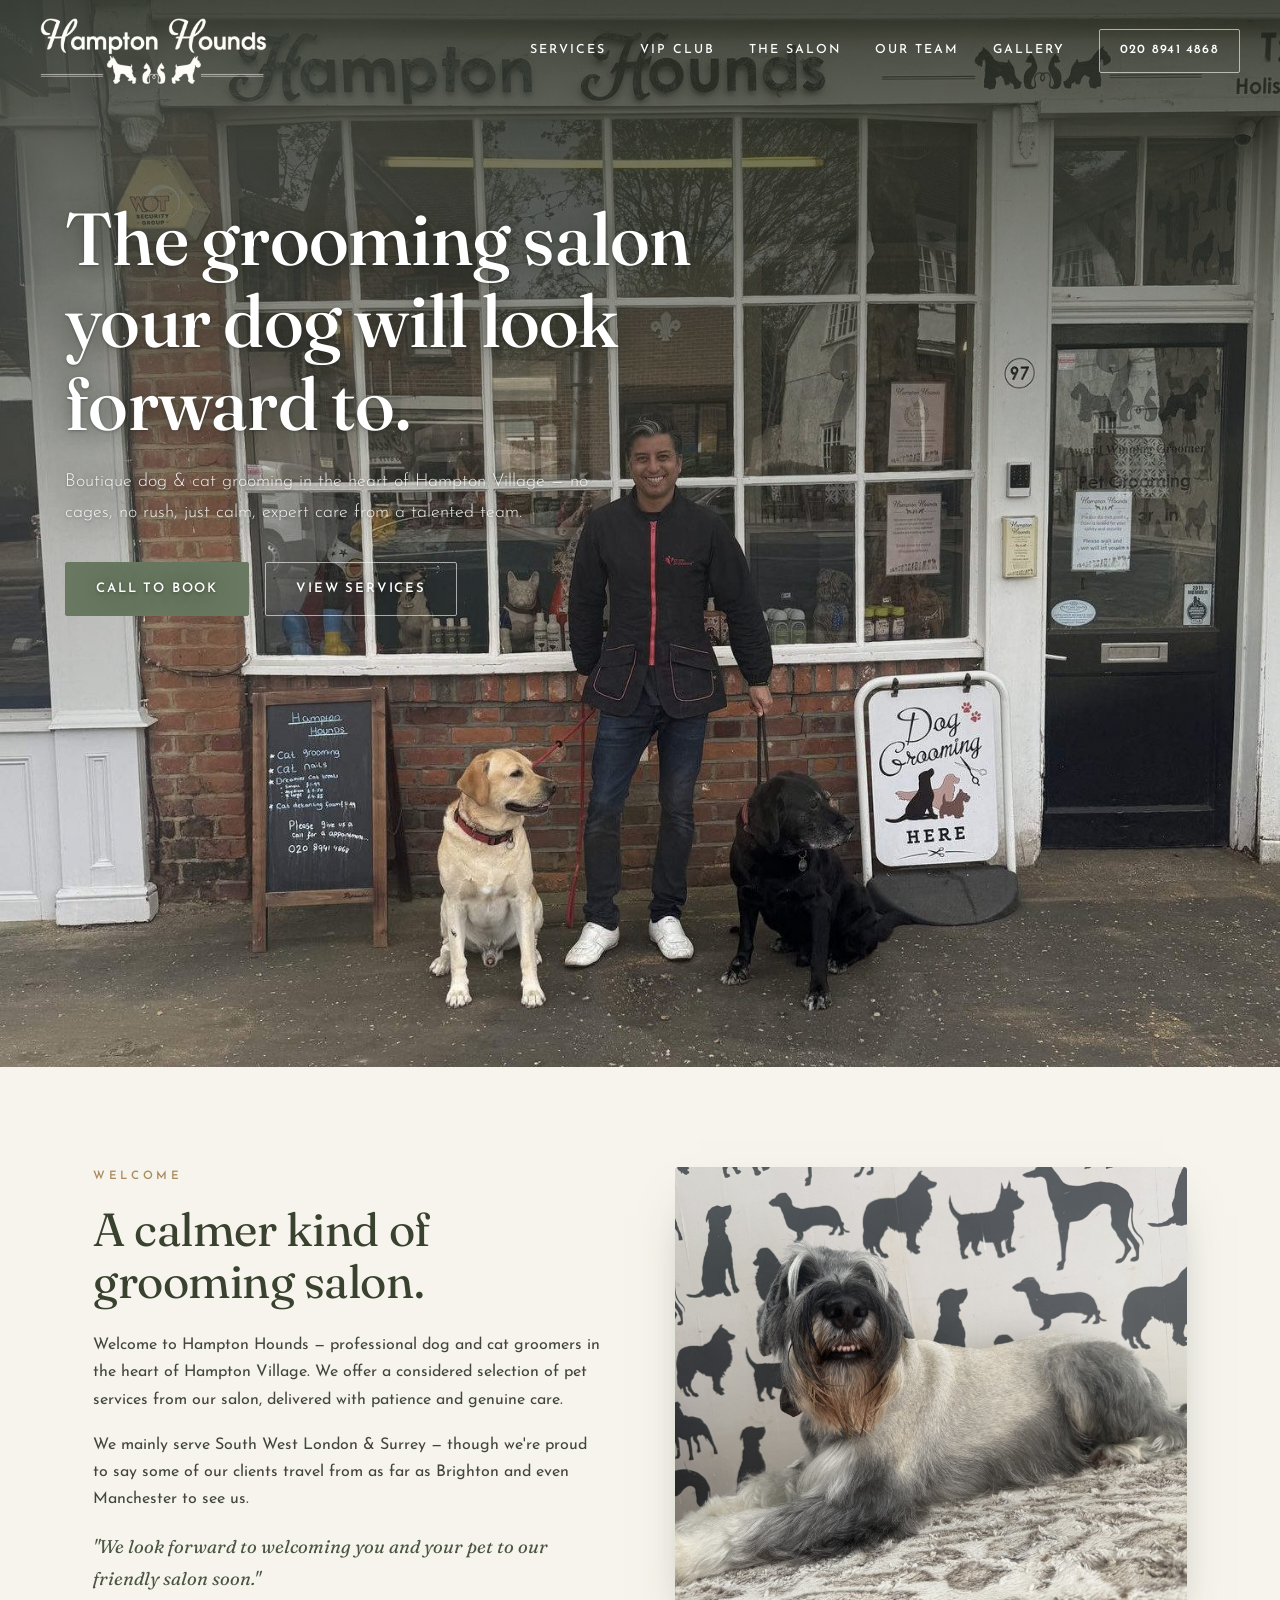
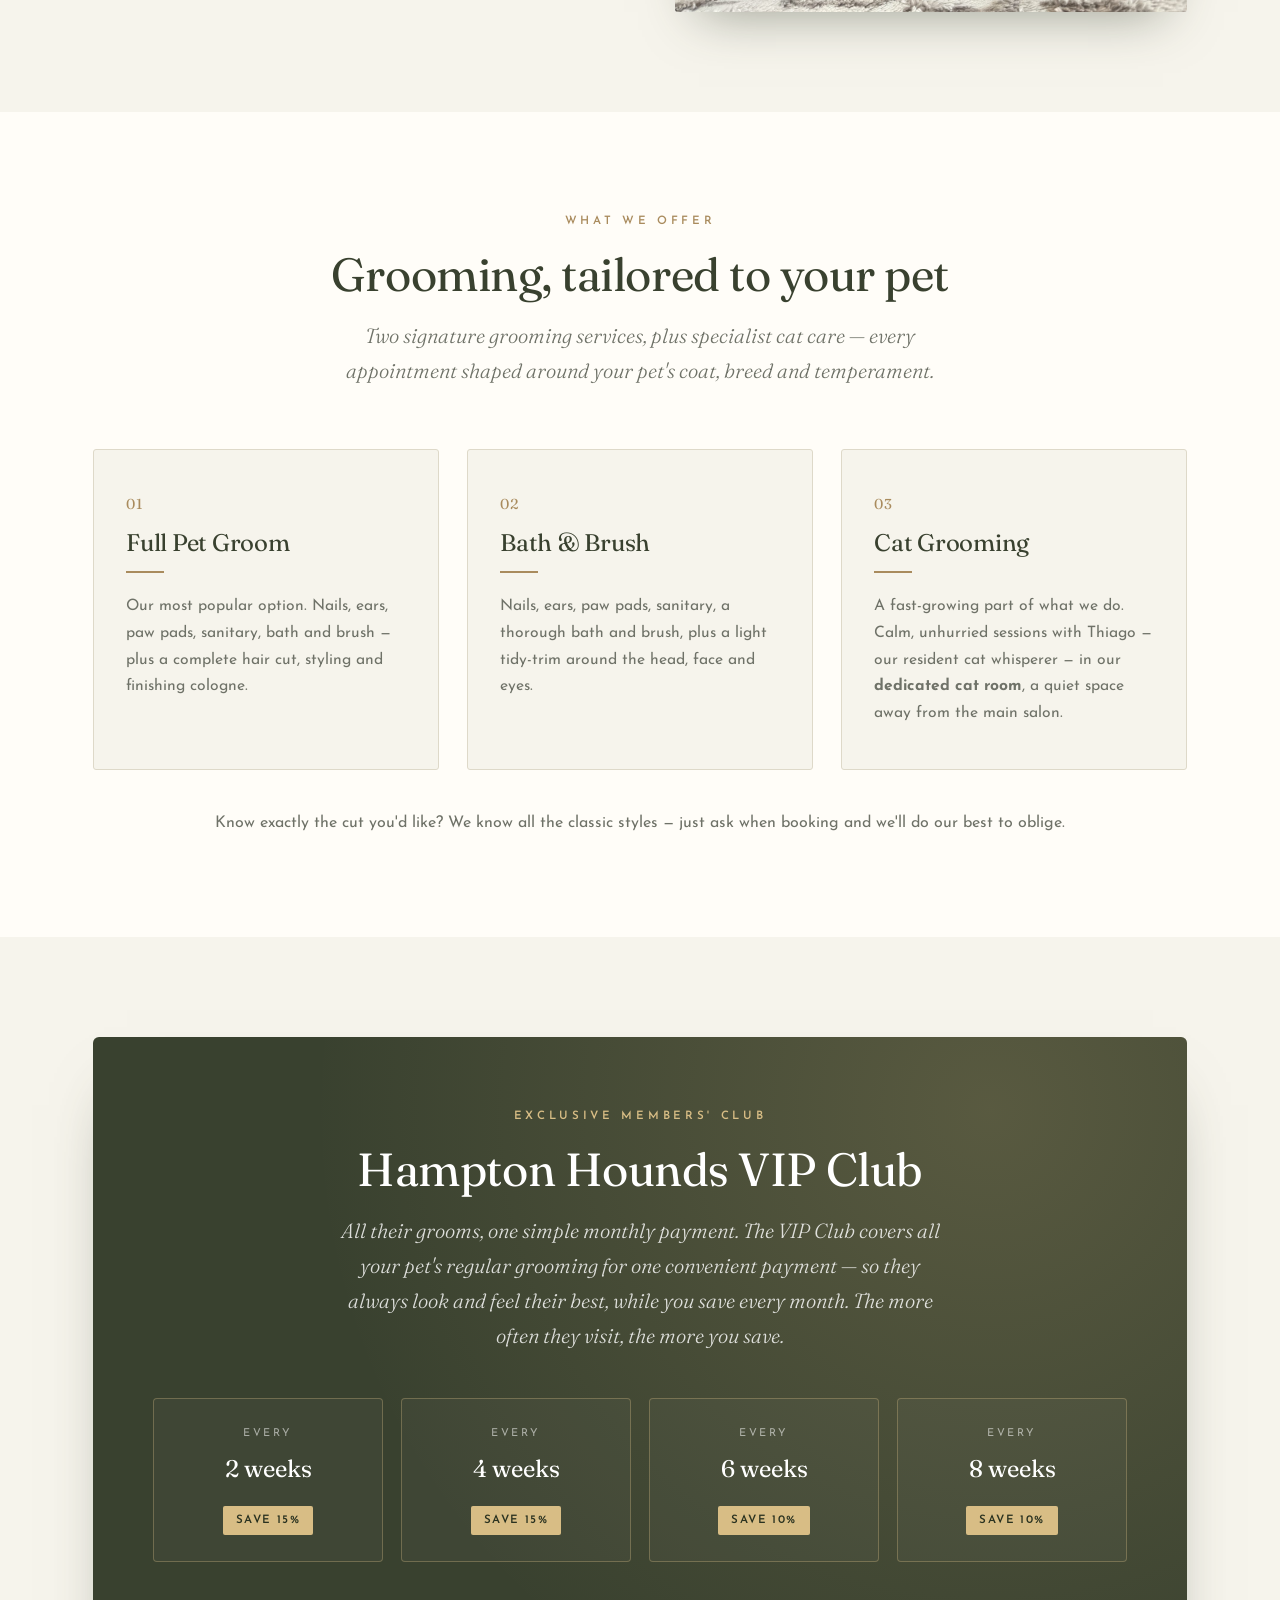
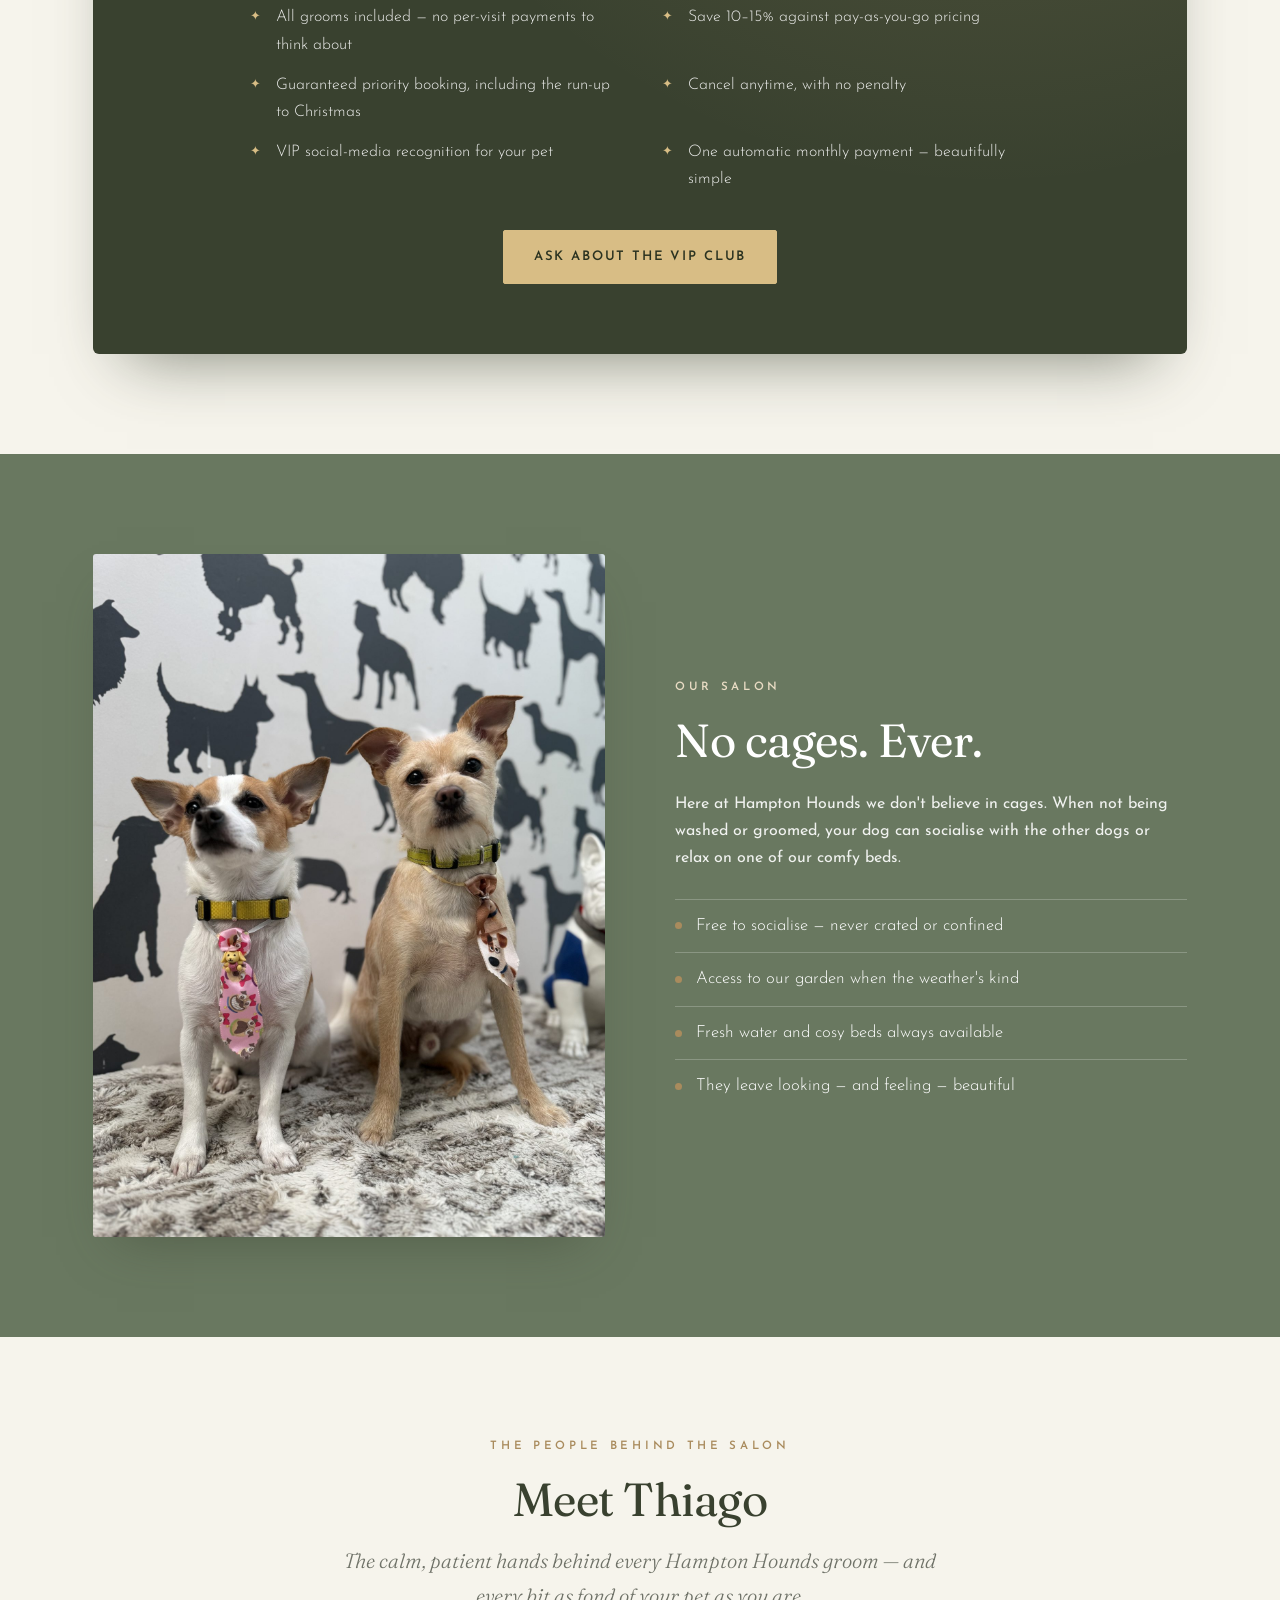
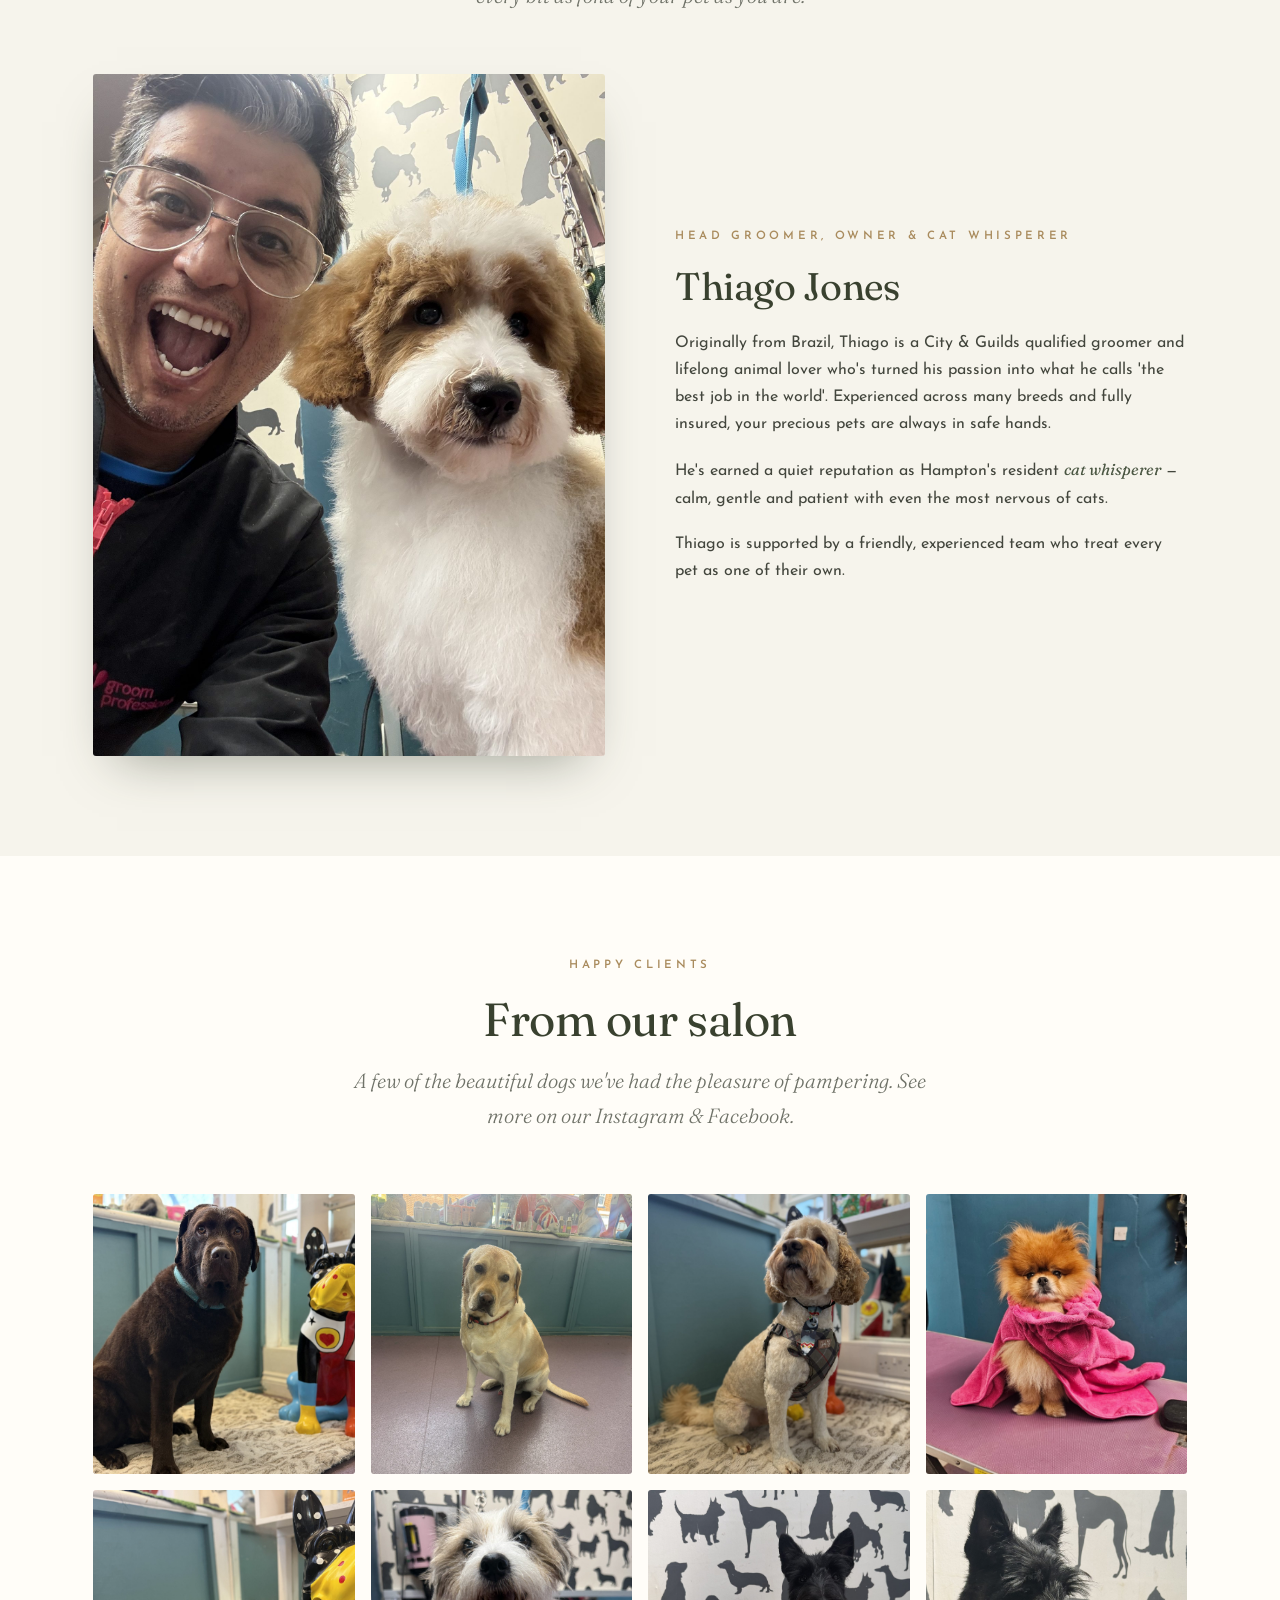
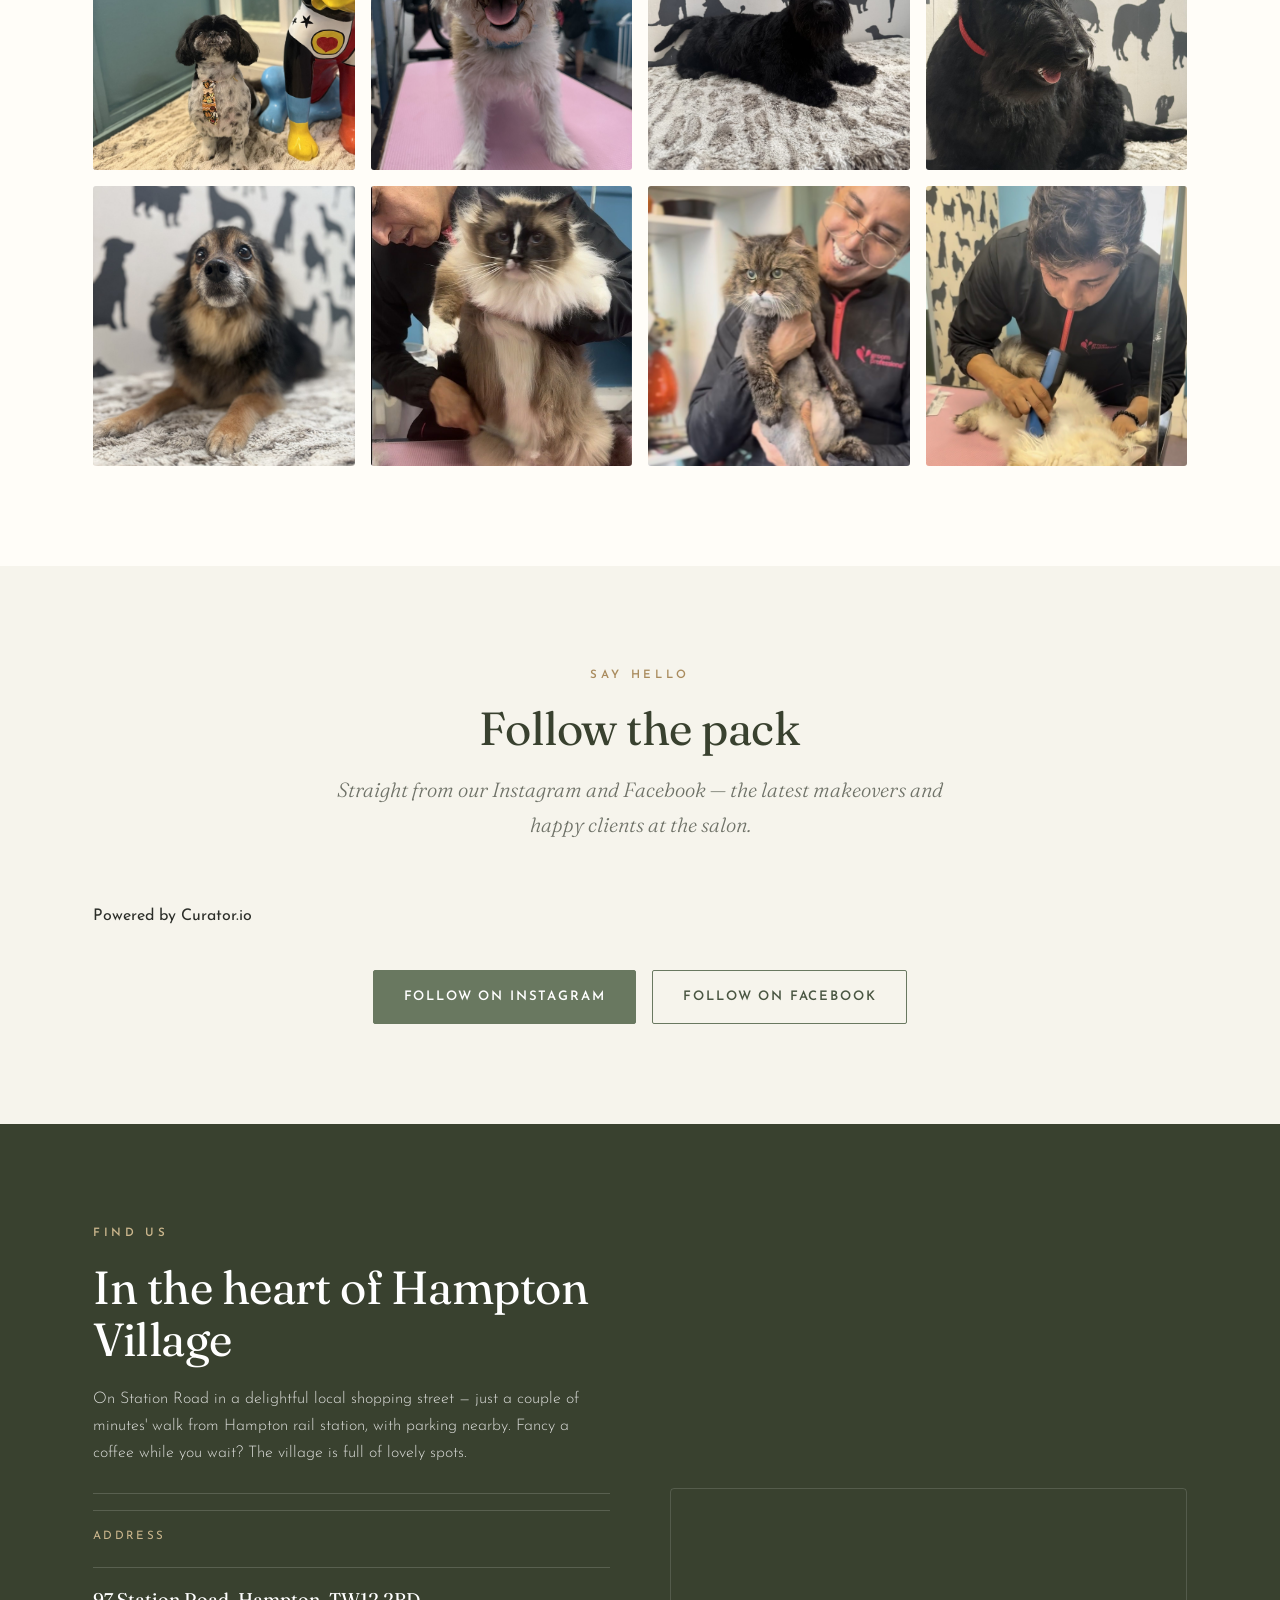
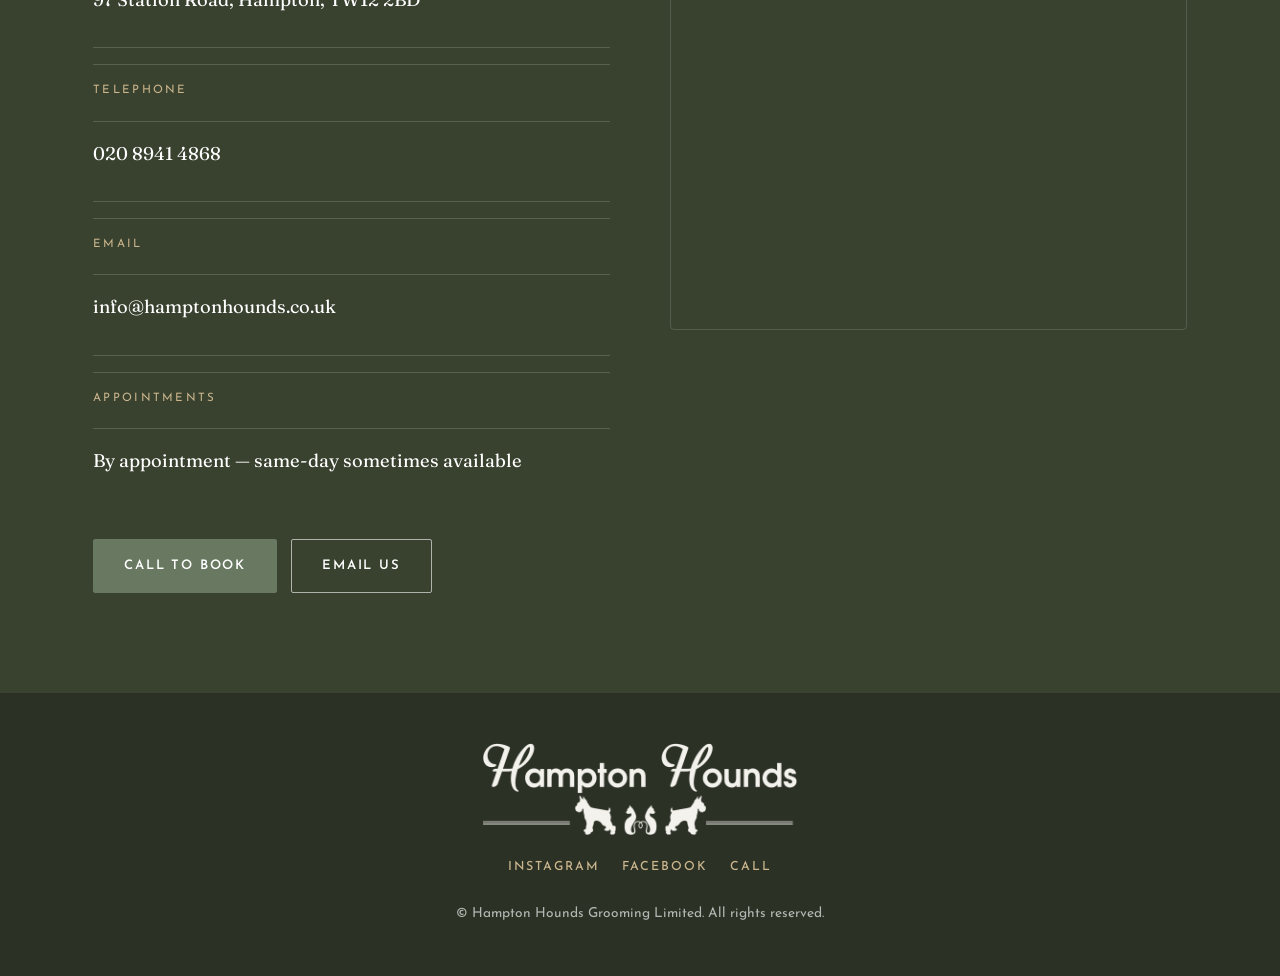
<file: index.html>
<!DOCTYPE html>
<html lang="en">
<head>
<meta charset="UTF-8">
<meta name="viewport" content="width=device-width, initial-scale=1.0">
<title>Hampton Hounds — Boutique Dog & Cat Grooming, Hampton Village</title>
<link rel="preconnect" href="https://fonts.googleapis.com">
<link rel="preconnect" href="https://fonts.gstatic.com" crossorigin>
<link href="https://fonts.googleapis.com/css2?family=Fraunces:ital,opsz,wght@0,9..144,400;0,9..144,500;0,9..144,600;1,9..144,400&family=Josefin+Sans:wght@300;400;500;600&display=swap" rel="stylesheet">
<style>
  :root{
    --sage:#697860;
    --sage-deep:#4a5642;
    --forest:#39412f;
    --cream:#f6f4ec;
    --cream-2:#efece1;
    --paper:#fffdf8;
    --ink:#2c2e29;
    --muted:#6f7268;
    --brass:#a98b5d;
    --gold:#d8bd85;
    --line:#ded9c9;
  }
  *{box-sizing:border-box;margin:0;padding:0}
  html{scroll-behavior:smooth}
  body{
    font-family:'Josefin Sans',system-ui,sans-serif;
    color:var(--ink);
    background:var(--cream);
    line-height:1.7;
    font-weight:400;
    -webkit-font-smoothing:antialiased;
  }
  h1,h2,h3,.serif{font-family:'Fraunces',Georgia,serif;font-weight:400;line-height:1.12;letter-spacing:-.01em}
  img{max-width:100%;display:block}
  a{color:inherit;text-decoration:none}
  .wrap{max-width:1150px;margin:0 auto;padding:0 28px}
  .eyebrow{
    font-size:.72rem;letter-spacing:.32em;text-transform:uppercase;
    color:var(--brass);font-weight:600;margin-bottom:18px;
  }
  .btn{
    display:inline-block;font-family:'Josefin Sans',sans-serif;font-weight:600;
    font-size:.82rem;letter-spacing:.14em;text-transform:uppercase;
    padding:15px 30px;border-radius:2px;transition:.25s;cursor:pointer;
  }
  .btn-primary{background:var(--sage);color:#fff;border:1px solid var(--sage)}
  .btn-primary:hover{background:var(--sage-deep);border-color:var(--sage-deep)}
  .btn-ghost{background:transparent;color:#fff;border:1px solid rgba(255,255,255,.6)}
  .btn-ghost:hover{background:rgba(255,255,255,.12);border-color:#fff}
  .btn-dark{background:transparent;color:var(--sage-deep);border:1px solid var(--sage)}
  .btn-dark:hover{background:var(--sage);color:#fff}
  .btn-gold{background:var(--gold);color:#2a3220;border:1px solid var(--gold)}
  .btn-gold:hover{background:#e8d1a0;border-color:#e8d1a0}

  /* header */
  header{
    position:fixed;top:0;left:0;right:0;z-index:100;
    display:flex;align-items:center;justify-content:space-between;
    padding:18px 40px;transition:.3s;
    background:rgba(246,244,236,.0);
  }
  header.scrolled{background:rgba(246,244,236,.94);box-shadow:0 1px 0 var(--line);backdrop-filter:blur(8px);padding:12px 40px}
  .logo{display:block;line-height:0}
  .logo-img{height:66px;width:auto;display:block;transition:height .3s}
  .logo .logo-black{display:none}
  header.scrolled .logo-img{height:50px}
  header.scrolled .logo .logo-white{display:none}
  header.scrolled .logo .logo-black{display:block}
  @media(max-width:820px){.logo-img{height:48px}header.scrolled .logo-img{height:42px}}
  nav{display:flex;align-items:center;gap:34px}
  nav a.link{font-size:.78rem;letter-spacing:.16em;text-transform:uppercase;color:#fff;font-weight:500;transition:.2s}
  header.scrolled nav a.link{color:var(--ink)}
  nav a.link:hover{color:var(--brass)}
  .call-btn{font-size:.78rem;letter-spacing:.1em;text-transform:uppercase;font-weight:600;
    border:1px solid rgba(255,255,255,.6);color:#fff;padding:10px 20px;border-radius:2px;transition:.25s}
  header.scrolled .call-btn{border-color:var(--sage);color:var(--sage-deep)}
  .call-btn:hover{background:var(--sage);color:#fff;border-color:var(--sage)}
  @media(max-width:820px){
    nav .link{display:none}
    header,header.scrolled{padding:14px 22px;background:rgba(246,244,236,.96);box-shadow:0 1px 0 var(--line);backdrop-filter:blur(8px)}
    .logo .logo-white{display:none}
    .logo .logo-black{display:block}
    .call-btn{border-color:var(--sage);color:var(--sage-deep)}
  }

  /* hero — image scales to full window width, never cropped; forest colour pads below if short */
  .hero{position:relative;background:var(--forest);color:#fff;padding:0}
  .hero-img{display:block;width:100%;height:auto}
  .hero-overlay{
    position:absolute;inset:0;display:flex;align-items:flex-start;
    background:linear-gradient(to bottom,rgba(31,36,25,.82) 0%,rgba(31,36,25,.45) 28%,rgba(31,36,25,.12) 52%,rgba(31,36,25,0) 78%);
  }
  .hero-inner{width:100%;max-width:1206px;margin:0 auto;padding:15vw 28px 64px}
  .hero-text{max-width:760px;text-shadow:0 1px 24px rgba(28,32,22,.55),0 1px 3px rgba(28,32,22,.35)}
  @media(max-width:820px){
    .hero-overlay{position:static;background:linear-gradient(to bottom,rgba(31,36,25,.35),rgba(31,36,25,.92))}
    .hero-inner{padding:26px 22px 46px}
  }
  .hero h1{font-size:clamp(2.6rem,6vw,4.6rem);margin:6px 0 22px;font-weight:500}
  .hero p{font-size:1.12rem;max-width:540px;margin-bottom:34px;color:rgba(255,255,255,.92);font-weight:300}
  .hero .btns{display:flex;gap:16px;flex-wrap:wrap}
  .hero .eyebrow{color:#e9dcc4}

  /* generic section */
  section{padding:100px 0}
  .center{text-align:center}
  .section-head{max-width:620px;margin:0 auto 60px}
  .center .eyebrow{margin-left:auto;margin-right:auto}
  h2{font-size:clamp(2rem,4vw,2.9rem);color:var(--forest)}
  .lead{font-size:1.28rem;color:var(--muted);font-weight:300;margin-top:18px;font-family:'Fraunces',serif;font-style:italic}

  /* welcome split */
  .split{display:grid;grid-template-columns:1fr 1fr;gap:70px;align-items:center}
  .split img{border-radius:3px;box-shadow:0 24px 50px -24px rgba(57,65,47,.5);height:100%;object-fit:cover;min-height:380px}
  .split p{margin-bottom:18px;color:#43463d}
  @media(max-width:820px){.split{grid-template-columns:1fr;gap:34px}.split img{min-height:280px}}

  /* services */
  .services{background:var(--paper)}
  .cards{display:grid;grid-template-columns:repeat(3,1fr);gap:28px}
  @media(max-width:820px){.cards{grid-template-columns:1fr}}
  .card{
    background:var(--cream);border:1px solid var(--line);border-radius:3px;
    padding:42px 32px;transition:.3s;position:relative;overflow:hidden;
  }
  .card:hover{transform:translateY(-5px);box-shadow:0 24px 44px -26px rgba(57,65,47,.45);border-color:var(--sage)}
  .card .num{font-family:'Fraunces',serif;font-size:.9rem;color:var(--brass);letter-spacing:.1em}
  .card h3{font-size:1.5rem;margin:14px 0 14px;color:var(--forest)}
  .card p{color:var(--muted);font-size:.98rem}
  .card .rule{width:38px;height:2px;background:var(--brass);margin:0 0 20px}

  /* strip / usp */
  .usp{background:var(--sage);color:#fff}
  .usp .split p{color:rgba(255,255,255,.9)}
  .usp h2{color:#fff}
  .usp .eyebrow{color:#e9dcc4}
  .usp-list{list-style:none;margin-top:26px}
  .usp-list li{padding:12px 0;border-top:1px solid rgba(255,255,255,.22);font-size:1.05rem;display:flex;gap:14px;align-items:center;font-weight:300}
  .usp-list li::before{content:'';width:7px;height:7px;background:var(--brass);border-radius:50%;flex:0 0 auto}

  /* vip club */
  .vip{background:var(--cream)}
  .vip-panel{
    background:var(--forest);border-radius:6px;padding:70px 60px;color:#fff;
    position:relative;overflow:hidden;box-shadow:0 34px 64px -34px rgba(57,65,47,.65);
  }
  .vip-panel::before{content:'';position:absolute;inset:0;
    background:radial-gradient(circle at 82% 8%,rgba(216,189,133,.20),transparent 55%);pointer-events:none}
  .vip-panel>*{position:relative}
  .vip .eyebrow{color:var(--gold)}
  .vip-panel h2{color:#fff}
  .tiers{display:grid;grid-template-columns:repeat(4,1fr);gap:18px;margin:44px 0 8px}
  @media(max-width:820px){.tiers{grid-template-columns:1fr 1fr}.vip-panel{padding:48px 26px}}
  .tier{border:1px solid rgba(216,189,133,.32);border-radius:4px;padding:26px 18px;text-align:center;background:rgba(255,255,255,.03)}
  .tier .every{font-size:.68rem;letter-spacing:.24em;text-transform:uppercase;color:rgba(255,255,255,.55);margin-bottom:6px}
  .tier .freq{font-family:'Fraunces',serif;font-size:1.5rem;color:#fff}
  .tier .save{margin-top:16px;display:inline-block;font-size:.72rem;letter-spacing:.12em;text-transform:uppercase;
    color:#2a3220;background:var(--gold);padding:5px 13px;border-radius:2px;font-weight:600}
  .vip-benefits{list-style:none;display:grid;grid-template-columns:1fr 1fr;gap:13px 44px;margin:42px auto 36px;max-width:780px}
  @media(max-width:820px){.vip-benefits{grid-template-columns:1fr}}
  .vip-benefits li{padding-left:26px;position:relative;color:rgba(255,255,255,.9);font-weight:300}
  .vip-benefits li::before{content:'✦';position:absolute;left:0;color:var(--gold);font-size:.8rem;top:2px}

  /* team */
  .team-grid{display:grid;grid-template-columns:1fr 1fr;gap:34px;margin-top:20px}
  @media(max-width:820px){.team-grid{grid-template-columns:1fr}}
  .member{background:var(--paper);border:1px solid var(--line);border-radius:3px;overflow:hidden;display:flex;flex-direction:column}
  .member img{height:300px;width:100%;object-fit:cover;object-position:center 30%}
  .member .body{padding:30px 32px}
  .member h3{font-size:1.6rem;color:var(--forest)}
  .member .role{font-size:.74rem;letter-spacing:.2em;text-transform:uppercase;color:var(--brass);font-weight:600;margin:6px 0 16px}
  .member p{color:var(--muted);font-size:.98rem}

  /* gallery */
  .gallery{background:var(--paper)}
  .grid-photos{display:grid;grid-template-columns:repeat(auto-fill,minmax(220px,1fr));gap:16px}
  .grid-photos img{width:100%;height:280px;object-fit:cover;object-position:center 30%;border-radius:3px;transition:.4s;filter:saturate(.95)}
  .grid-photos img:hover{filter:saturate(1.1);transform:scale(1.015)}
  @media(max-width:820px){.grid-photos{grid-template-columns:1fr 1fr}.grid-photos img{height:190px}}

  /* social */
  .social{background:var(--cream)}
  .ig-grid{display:grid;grid-template-columns:repeat(4,1fr);gap:10px;margin-bottom:36px}
  .ig-grid img{width:100%;aspect-ratio:1;object-fit:cover;border-radius:3px;transition:.3s;display:block}
  .ig-grid a:hover img{filter:brightness(1.08)}
  @media(max-width:820px){.ig-grid{grid-template-columns:repeat(2,1fr);gap:8px}}
  .social-btns{display:flex;gap:16px;justify-content:center;flex-wrap:wrap}

  /* contact */
  .contact{background:var(--forest);color:#fff}
  .contact-grid{display:grid;grid-template-columns:1fr 1fr;gap:60px;align-items:center}
  @media(max-width:820px){.contact-grid{grid-template-columns:1fr;gap:36px}}
  .contact h2{color:#fff}
  .contact .eyebrow{color:#cbb68d}
  .info{margin-top:26px}
  .info div{padding:16px 0;border-top:1px solid rgba(255,255,255,.16)}
  .info .label{font-size:.72rem;letter-spacing:.2em;text-transform:uppercase;color:#cbb68d;margin-bottom:4px}
  .info .val{font-size:1.15rem;font-family:'Fraunces',serif}
  .contact .btns{margin-top:30px;display:flex;gap:14px;flex-wrap:wrap}
  .map-card{border:1px solid rgba(255,255,255,.14);border-radius:4px;overflow:hidden;padding:0}
  .map-card iframe{width:100%;height:440px;border:0;display:block}
  @media(max-width:820px){.map-card iframe{height:320px}}

  /* footer */
  footer{background:#2b3125;color:rgba(255,255,255,.65);padding:50px 0;text-align:center;font-size:.86rem}
  .footer-logo{height:92px;width:auto;margin:0 auto 22px;display:block;opacity:.95}
  .socials{display:flex;gap:22px;justify-content:center;margin:18px 0 24px}
  .socials a{font-size:.78rem;letter-spacing:.16em;text-transform:uppercase;color:#cbb68d;font-weight:500}
  .socials a:hover{color:#fff}

</style>
</head>
<body>

<header id="hdr">
  <a class="logo" href="#top" aria-label="Hampton Hounds — home">
    <img class="logo-img logo-white" src="/images/logo-white.png" alt="Hampton Hounds">
    <img class="logo-img logo-black" src="/images/logo-black.png" alt="Hampton Hounds">
  </a>
  <nav>
    <a class="link" href="#services">Services</a>
    <a class="link" href="#vip">VIP Club</a>
    <a class="link" href="#salon">The Salon</a>
    <a class="link" href="#team">Our Team</a>
    <a class="link" href="#gallery">Gallery</a>
    <a class="call-btn" href="tel:02089414868">020 8941 4868</a>
  </nav>
</header>

<section class="hero" id="top">
  <img class="hero-img" src="/images/new-web/hero-shopfront.jpg" alt="Thiago outside the Hampton Hounds salon on Station Road with two Labradors">
  <div class="hero-overlay">
    <div class="hero-inner">
      <div class="hero-text">
        <h1>The grooming salon your dog will look forward to.</h1>
        <p>Boutique dog &amp; cat grooming in the heart of Hampton Village — no cages, no rush, just calm, expert care from a talented team.</p>
        <div class="btns">
          <a class="btn btn-primary" href="tel:02089414868">Call to book</a>
          <a class="btn btn-ghost" href="#services">View services</a>
        </div>
      </div>
    </div>
  </div>
</section>

<!-- WELCOME -->
<section>
  <div class="wrap split">
    <div>
      <div class="eyebrow">Welcome</div>
      <h2>A calmer kind of grooming salon.</h2>
      <p style="margin-top:24px">Welcome to Hampton Hounds — professional dog and cat groomers in the heart of Hampton Village. We offer a considered selection of pet services from our salon, delivered with patience and genuine care.</p>
      <p>We mainly serve South West London &amp; Surrey — though we're proud to say some of our clients travel from as far as Brighton and even Manchester to see us.</p>
      <p style="color:var(--sage-deep);font-family:'Fraunces',serif;font-style:italic;font-size:1.15rem">"We look forward to welcoming you and your pet to our friendly salon soon."</p>
    </div>
    <img src="/images/new-web/img-3175.jpg" alt="A beautifully groomed silver schnauzer at Hampton Hounds">
  </div>
</section>

<!-- SERVICES -->
<section class="services" id="services">
  <div class="wrap">
    <div class="section-head center">
      <div class="eyebrow">What we offer</div>
      <h2>Grooming, tailored to your pet</h2>
      <p class="lead">Two signature grooming services, plus specialist cat care — every appointment shaped around your pet's coat, breed and temperament.</p>
    </div>
    <div class="cards">
      <div class="card">
        <div class="num">01</div>
        <h3>Full Pet Groom</h3>
        <div class="rule"></div>
        <p>Our most popular option. Nails, ears, paw pads, sanitary, bath and brush — plus a complete hair cut, styling and finishing cologne.</p>
      </div>
      <div class="card">
        <div class="num">02</div>
        <h3>Bath &amp; Brush</h3>
        <div class="rule"></div>
        <p>Nails, ears, paw pads, sanitary, a thorough bath and brush, plus a light tidy-trim around the head, face and eyes.</p>
      </div>
      <div class="card">
        <div class="num">03</div>
        <h3>Cat Grooming</h3>
        <div class="rule"></div>
        <p>A fast-growing part of what we do. Calm, unhurried sessions with Thiago — our resident cat whisperer — in our <strong>dedicated cat room</strong>, a quiet space away from the main salon.</p>
      </div>
    </div>
    <p class="center" style="margin-top:40px;color:var(--muted)">Know exactly the cut you'd like? We know all the classic styles — just ask when booking and we'll do our best to oblige.</p>
  </div>
</section>

<!-- VIP CLUB -->
<section class="vip" id="vip">
  <div class="wrap">
    <div class="vip-panel">
      <div class="section-head center" style="margin-bottom:6px">
        <div class="eyebrow">Exclusive Members' Club</div>
        <h2>Hampton Hounds VIP Club</h2>
        <p class="lead" style="color:rgba(255,255,255,.82)">All their grooms, one simple monthly payment. The VIP Club covers all your pet's regular grooming for one convenient payment — so they always look and feel their best, while you save every month. The more often they visit, the more you save.</p>
      </div>
      <div class="tiers">
        <div class="tier"><div class="every">Every</div><div class="freq">2 weeks</div><span class="save">Save 15%</span></div>
        <div class="tier"><div class="every">Every</div><div class="freq">4 weeks</div><span class="save">Save 15%</span></div>
        <div class="tier"><div class="every">Every</div><div class="freq">6 weeks</div><span class="save">Save 10%</span></div>
        <div class="tier"><div class="every">Every</div><div class="freq">8 weeks</div><span class="save">Save 10%</span></div>
      </div>
      <ul class="vip-benefits">
        <li>All grooms included — no per-visit payments to think about</li>
        <li>Save 10–15% against pay-as-you-go pricing</li>
        <li>Guaranteed priority booking, including the run-up to Christmas</li>
        <li>Cancel anytime, with no penalty</li>
        <li>VIP social-media recognition for your pet</li>
        <li>One automatic monthly payment — beautifully simple</li>
      </ul>
      <div class="center"><a class="btn btn-gold" href="tel:02089414868">Ask about the VIP Club</a></div>
    </div>
  </div>
</section>

<!-- SALON / USP -->
<section class="usp" id="salon">
  <div class="wrap split">
    <img src="/images/new-web/img-2478.jpg" alt="Two freshly groomed terriers relaxing at Hampton Hounds">
    <div>
      <div class="eyebrow">Our Salon</div>
      <h2>No cages. Ever.</h2>
      <p style="margin-top:24px">Here at Hampton Hounds we don't believe in cages. When not being washed or groomed, your dog can socialise with the other dogs or relax on one of our comfy beds.</p>
      <ul class="usp-list">
        <li>Free to socialise — never crated or confined</li>
        <li>Access to our garden when the weather's kind</li>
        <li>Fresh water and cosy beds always available</li>
        <li>They leave looking &mdash; and feeling &mdash; beautiful</li>
      </ul>
    </div>
  </div>
</section>

<!-- TEAM -->
<section id="team">
  <div class="wrap">
    <div class="section-head center">
      <div class="eyebrow">The people behind the salon</div>
      <h2>Meet Thiago</h2>
      <p class="lead">The calm, patient hands behind every Hampton Hounds groom — and every bit as fond of your pet as you are.</p>
    </div>
    <div class="split">
      <img src="/images/new-web/img-2192.jpg" alt="Thiago Jones, head groomer and owner, with a freshly groomed doodle">
      <div>
        <div class="eyebrow">Head Groomer, Owner &amp; Cat Whisperer</div>
        <h2 style="font-size:clamp(1.8rem,3vw,2.4rem)">Thiago Jones</h2>
        <p style="margin-top:22px">Originally from Brazil, Thiago is a City &amp; Guilds qualified groomer and lifelong animal lover who's turned his passion into what he calls 'the best job in the world'. Experienced across many breeds and fully insured, your precious pets are always in safe hands.</p>
        <p>He's earned a quiet reputation as Hampton's resident <em style="font-family:'Fraunces',serif;color:var(--sage-deep)">cat whisperer</em> — calm, gentle and patient with even the most nervous of cats.</p>
        <p>Thiago is supported by a friendly, experienced team who treat every pet as one of their own.</p>
      </div>
    </div>
  </div>
</section>

<!-- GALLERY -->
<section class="gallery" id="gallery">
  <div class="wrap">
    <div class="section-head center">
      <div class="eyebrow">Happy clients</div>
      <h2>From our salon</h2>
      <p class="lead">A few of the beautiful dogs we've had the pleasure of pampering. See more on our Instagram &amp; Facebook.</p>
    </div>
    <div class="grid-photos">
      <img src="/images/new-web/img-2396.jpg" alt="Chocolate Labrador groomed at Hampton Hounds">
      <img src="/images/new-web/img-3634.jpg" alt="Yellow Labrador at Hampton Hounds">
      <img src="/images/new-web/img-2438.jpg" alt="Freshly groomed cockapoo at Hampton Hounds">
      <img src="/images/new-web/img-pom-towel.jpg" alt="Pomeranian wrapped in a towel after a bath">
      <img src="/images/new-web/img-2410.jpg" alt="Groomed doodle at Hampton Hounds">
      <img src="/images/new-web/img-5579.jpg" alt="Happy terrier on the grooming table">
      <img src="/images/new-web/img-5197.jpg" alt="Scottish terrier groomed at Hampton Hounds">
      <img src="/images/new-web/img-5206.jpg" alt="Black Scottie at Hampton Hounds">
      <img src="/images/new-web/img-2506.jpg" alt="Scruffy terrier relaxing after grooming">
      <img src="/images/new-web/img-5536.jpg" alt="A beautifully groomed long-haired cat">
      <img src="/images/new-web/img-3669-3.jpg" alt="Thiago, our resident cat whisperer, with a happy long-haired cat">
      <img src="/images/new-web/img-5828.jpg" alt="A West Highland terrier being groomed at Hampton Hounds">
    </div>
  </div>
</section>

<!-- SOCIAL / LIVE FEED -->
<section class="social" id="social">
  <div class="wrap">
    <div class="section-head center">
      <div class="eyebrow">Say hello</div>
      <h2>Follow the pack</h2>
      <p class="lead">Straight from our Instagram and Facebook — the latest makeovers and happy clients at the salon.</p>
    </div>
    <div id="curator-feed-default-feed-layout"><a href="https://curator.io" target="_blank" class="crt-logo crt-tag">Powered by Curator.io</a></div>
    <div class="social-btns" style="margin-top:40px">
      <a class="btn btn-primary" href="https://www.instagram.com/hamptonhoundsgrooming/" target="_blank" rel="noopener">Follow on Instagram</a>
      <a class="btn btn-dark" href="https://www.facebook.com/hamptonhoundsgrooming/" target="_blank" rel="noopener">Follow on Facebook</a>
    </div>
  </div>
</section>

<!-- CONTACT -->
<section class="contact" id="contact">
  <div class="wrap contact-grid">
    <div>
      <div class="eyebrow">Find us</div>
      <h2>In the heart of Hampton Village</h2>
      <p style="margin-top:20px;color:rgba(255,255,255,.82);font-weight:300">On Station Road in a delightful local shopping street — just a couple of minutes' walk from Hampton rail station, with parking nearby. Fancy a coffee while you wait? The village is full of lovely spots.</p>
      <div class="info">
        <div><div class="label">Address</div><div class="val">97 Station Road, Hampton, TW12 2BD</div></div>
        <div><div class="label">Telephone</div><div class="val">020 8941 4868</div></div>
        <div><div class="label">Email</div><div class="val">info@hamptonhounds.co.uk</div></div>
        <div><div class="label">Appointments</div><div class="val">By appointment — same-day sometimes available</div></div>
      </div>
      <div class="btns">
        <a class="btn btn-primary" href="tel:02089414868">Call to book</a>
        <a class="btn btn-ghost" href="mailto:info@hamptonhounds.co.uk">Email us</a>
      </div>
    </div>
    <div class="map-card">
      <iframe title="Map showing Hampton Hounds, 97 Station Road, Hampton TW12 2BD"
        src="https://maps.google.com/maps?q=Hampton%20Hounds%2C%2097%20Station%20Road%2C%20Hampton%20TW12%202BD&output=embed"
        loading="lazy" referrerpolicy="no-referrer-when-downgrade"></iframe>
    </div>
  </div>
</section>

<footer>
  <div class="wrap">
    <img class="footer-logo" src="/images/logo-white.png" alt="Hampton Hounds">
    <div class="socials">
      <a href="https://www.instagram.com/hamptonhoundsgrooming/" target="_blank" rel="noopener">Instagram</a>
      <a href="https://www.facebook.com/hamptonhoundsgrooming/" target="_blank" rel="noopener">Facebook</a>
      <a href="tel:02089414868">Call</a>
    </div>
    <div>© Hampton Hounds Grooming Limited. All rights reserved.</div>
  </div>
</footer>

<script>
  const hdr=document.getElementById('hdr');
  const onScroll=()=>hdr.classList.toggle('scrolled',window.scrollY>60);
  window.addEventListener('scroll',onScroll);onScroll();
</script>

<!-- Curator.io combined Instagram + Facebook feed -->
<script type="text/javascript">
/* curator-feed-default-feed-layout */
(function(){
var i,e,d=document,s="script";i=d.createElement("script");i.async=1;i.charset="UTF-8";
i.src="https://cdn.curator.io/published/4edbf206-b45e-4c55-bccd-321becafb496.js";
e=d.getElementsByTagName(s)[0];e.parentNode.insertBefore(i, e);
})();
</script>
</body>
</html>
</file>
